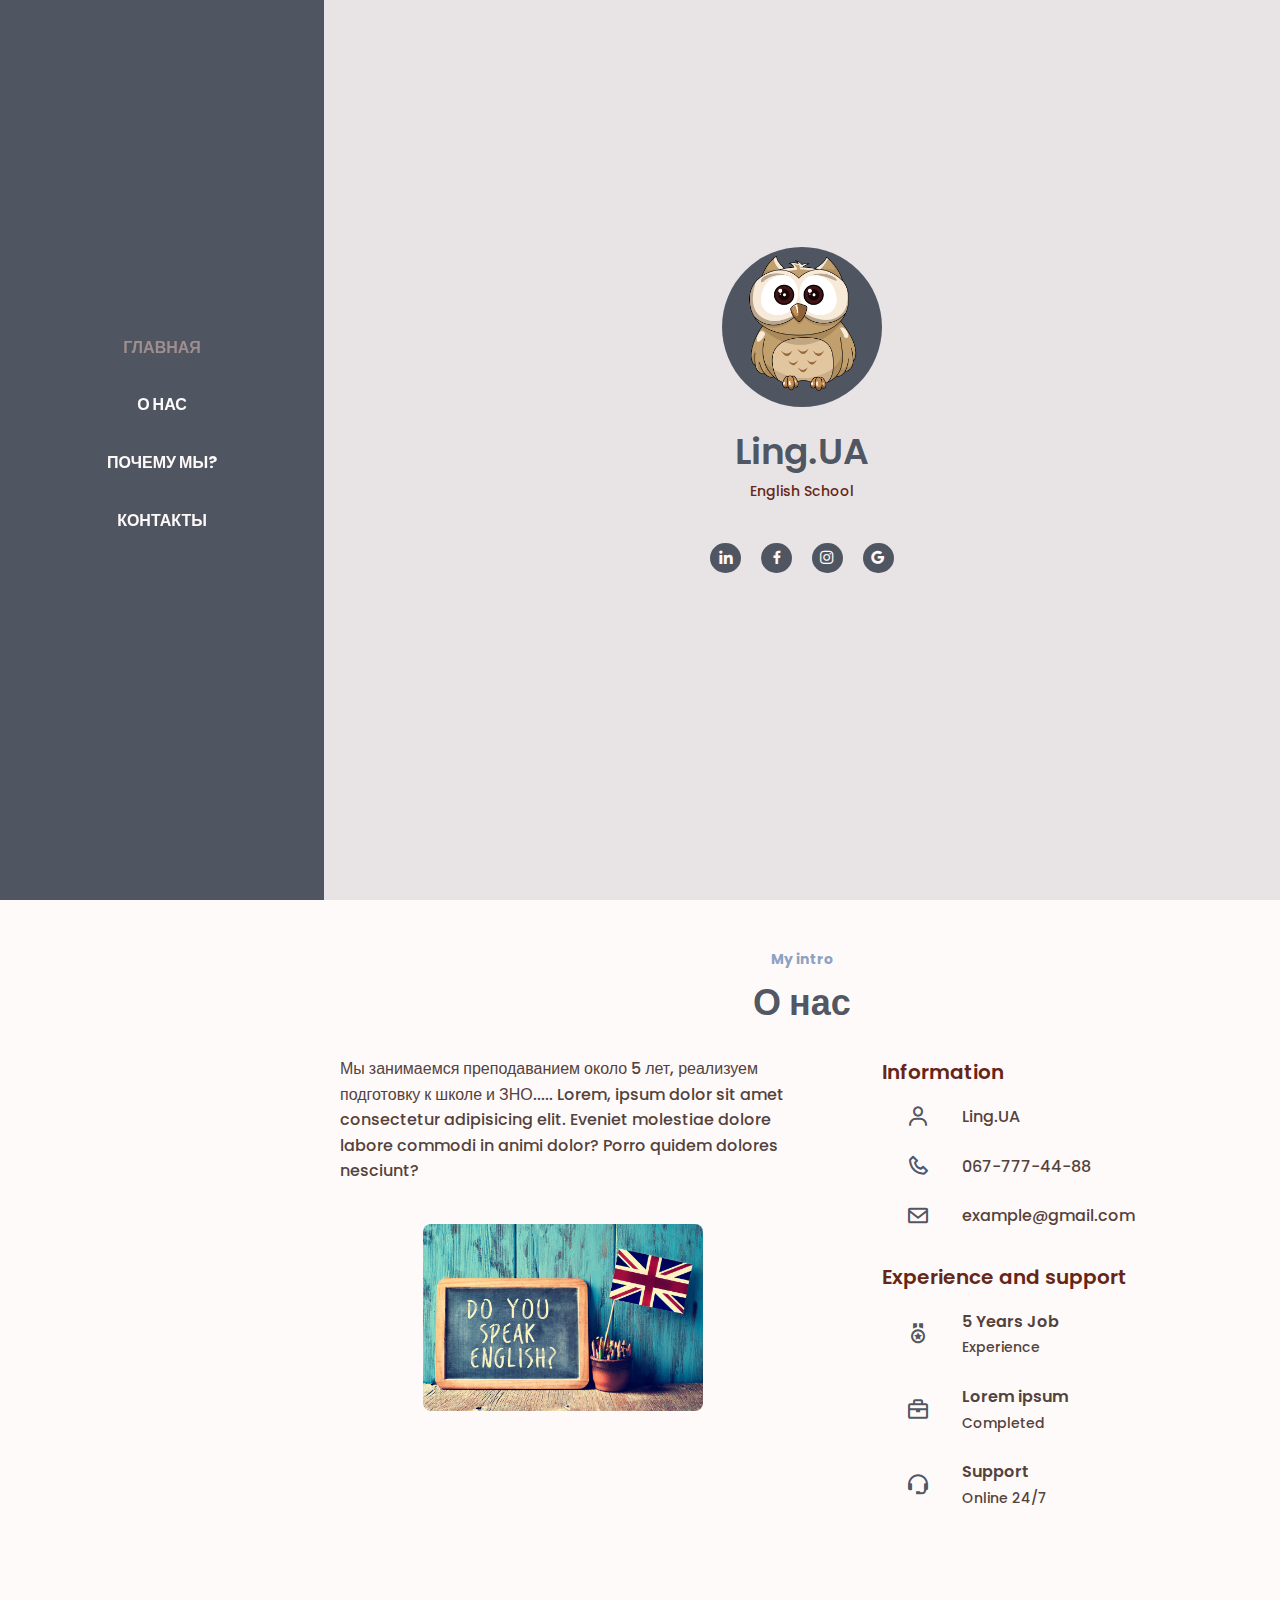
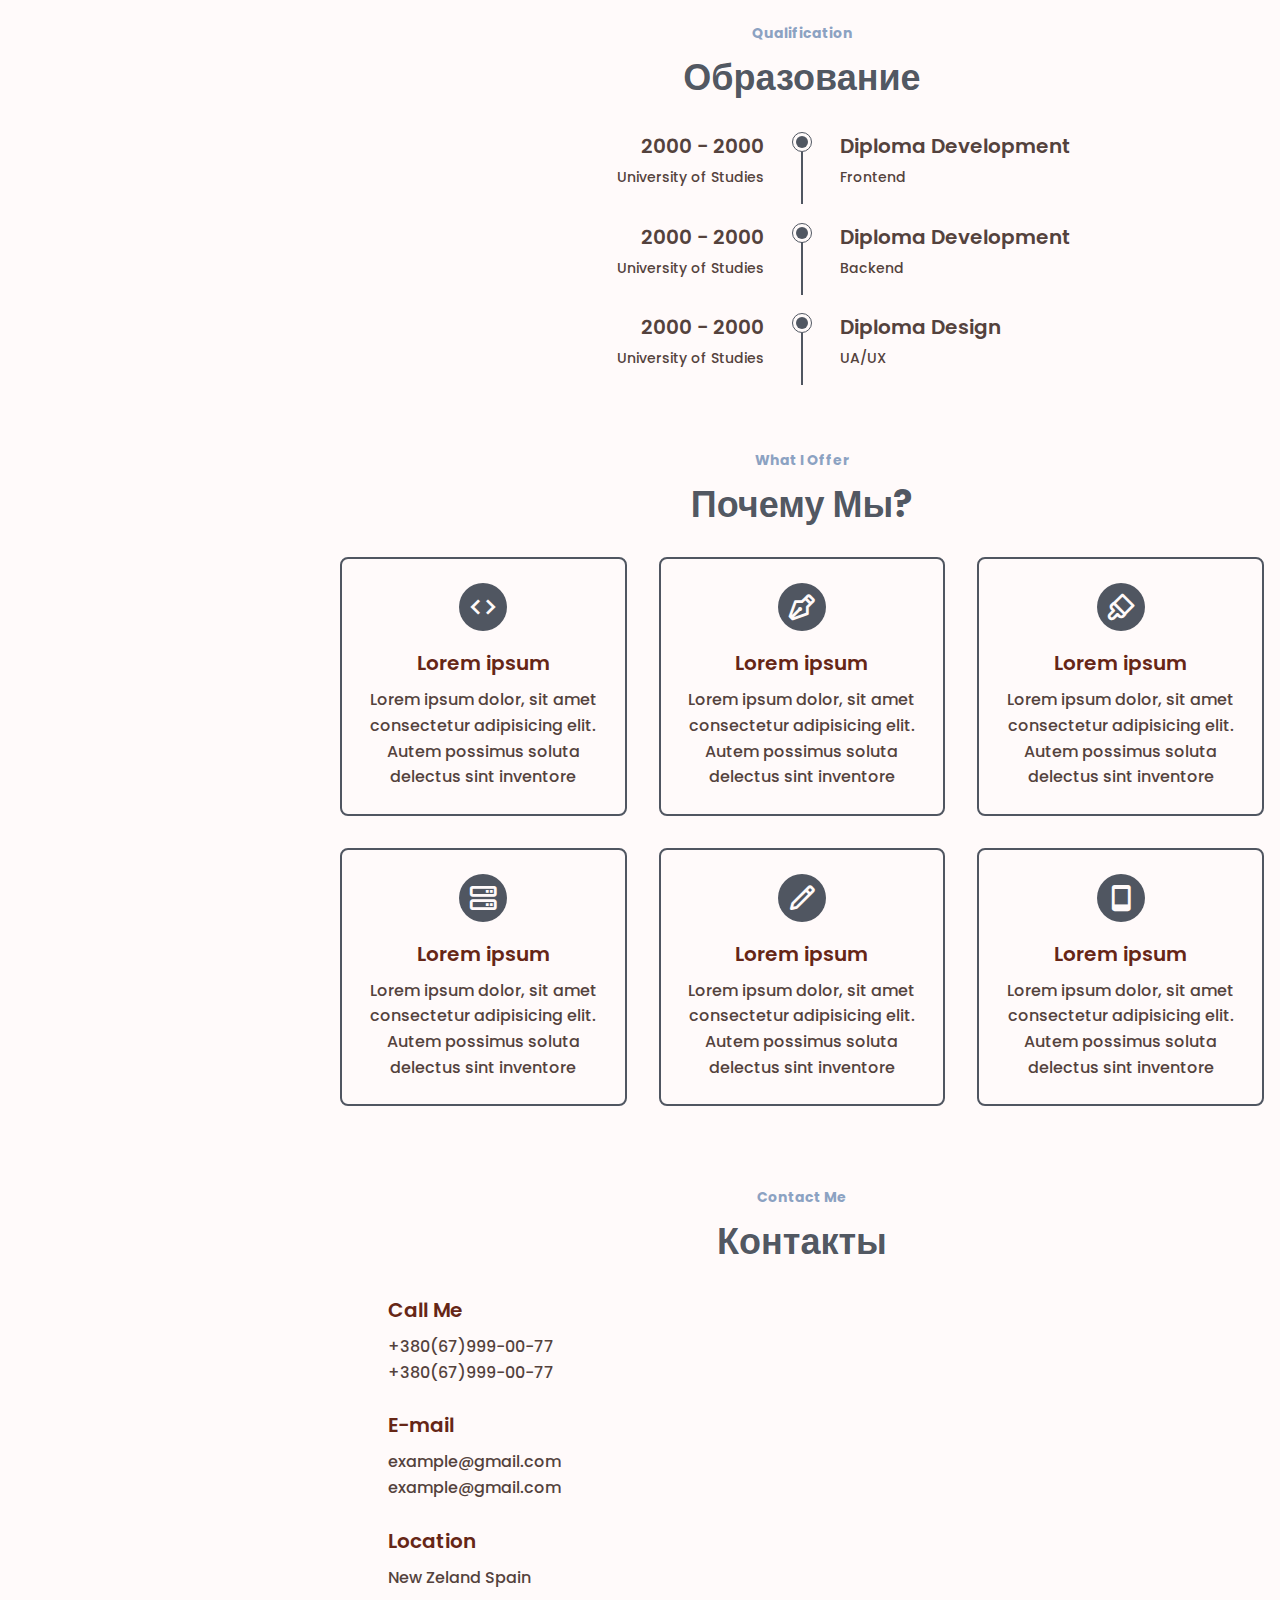
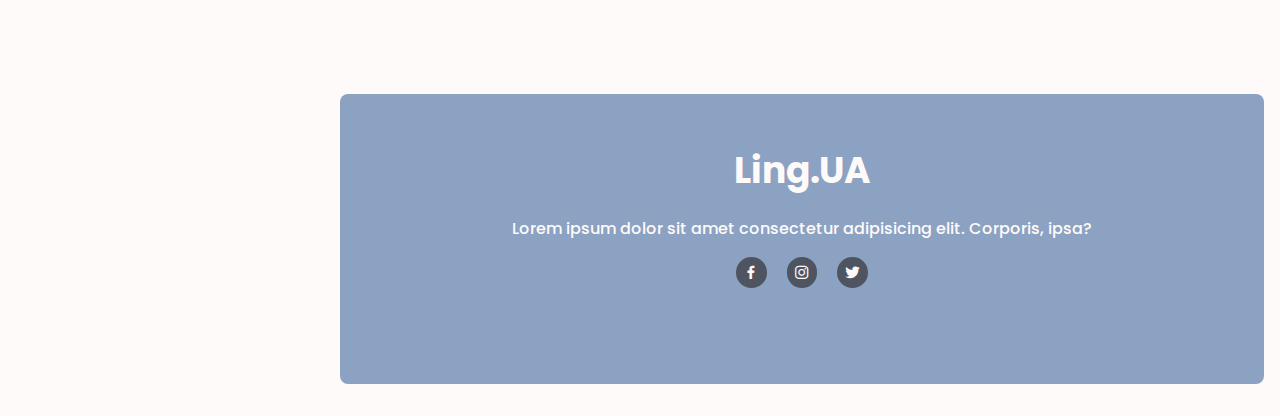
<file: index.html>
<!DOCTYPE html>
<html lang="ru">

<head>
    <meta charset="UTF-8">
    <meta name="viewport" content="width=device-width, initial-scale=1.0">

    <!-- ===== CSS ===== -->
    <link rel="stylesheet" href="assets/css/styles.css">

    <!-- ===== BOX ICONS ===== -->
    <link href='https://unpkg.com/boxicons@2.0.7/css/boxicons.min.css' rel='stylesheet'>

    <title>Ling.UA</title>
</head>

<body>
    <!--===== HEADER =====-->
    <header class="l-header">
        <nav class="nav bd-grid">
            <div class="nav__toggle" id="nav-toggle">
                <i class='bx bx-menu'></i>
            </div>

            <div>
                <a href="#" class="nav__logo">Ling.UA</a>
            </div>

            <div class="nav__menu" id="nav-menu">
                <div class="nav__close" id="nav-close">
                    <i class='bx bx-x'></i>
                </div>

                <ul class="nav__list">
                    <li class="nav__item"><a href="#home" class="nav__link active">Главная</a></li>
                    <li class="nav__item"><a href="#about" class="nav__link">О нас</a></li>
                    <!-- <li class="nav__item"><a href="#skills" class="nav__link">Skills</a></li> -->
                    <li class="nav__item"><a href="#services" class="nav__link">Почему мы?</a></li>
                    <!-- <li class="nav__item"><a href="#works" class="nav__link">Works</a></li> -->
                    <li class="nav__item"><a href="#contact" class="nav__link">Контакты</a></li>
                </ul>
            </div>
        </nav>
    </header>


    <main class="l-main">
        <!--===== HOME =====-->
        <section class="home" id="home">
            <div class="home__container bd-grid">
                <div class="home__data">
                    <div class="home__img">
                        <img src="assets/img/perfil.png" alt="profil">
                    </div>

                    <h1 class="home__title">Ling.UA</h1>
                    <span class="home__profession">English School</span>

                    <div class="home__social">
                        <a href="#" class="home__social-link"><i class='bx bxl-linkedin'></i></a>
                        <a href="#" class="home__social-link"><i class='bx bxl-facebook'></i></a>
                        <a href="#" class="home__social-link"><i class='bx bxl-instagram'></i></a>
                        <a href="#" class="home__social-link"><i class='bx bxl-google'></i></a>
                    </div>

                    <a download="" href="#" class="button home__button">Download</a>
                </div>
            </div>
        </section>

        <!--===== ABOUT =====-->
        <section class="about section" id="about">
            <span class="section-subtitle">My intro</span>
            <h2 class="section-title">О нас</h2>

            <div class="about__container bd-grid">
                <div class="about__data">
                    <p class="about__description">Мы занимаемся преподаванием около 5 лет, реализуем подготовку к школе
                        и ЗНО.....
                        Lorem, ipsum dolor sit amet consectetur adipisicing elit.
                        Eveniet molestiae dolore labore commodi in animi dolor? Porro quidem dolores nesciunt?</p>
                    <img src="./assets/img/about.jpg" alt="about" class="about__img">
                </div>

                <div>
                    <div class="about__information">
                        <h3 class="about__information-title">Information</h3>

                        <div class="about__information-data">
                            <i class='bx bx-user about__information-icon'></i>
                            <span>Ling.UA</span>
                        </div>

                        <div class="about__information-data">
                            <i class='bx bx-phone about__information-icon'></i>
                            <span>067-777-44-88</span>
                        </div>

                        <div class="about__information-data">
                            <i class='bx bx-envelope about__information-icon'></i>
                            <span>example@gmail.com</span>
                        </div>
                    </div>

                    <div class="about__information">
                        <h3 class="about__information-title">Experience and support</h3>

                        <div class="about__information-data">
                            <i class='bx bx-medal about__information-icon'></i>
                            <div>
                                <span class="about__information-subtitle">5 Years Job</span>
                                <span class="about__information-subtitle-small">Experience</span>
                            </div>
                        </div>

                        <div class="about__information-data">
                            <i class='bx bx-briefcase about__information-icon'></i>
                            <div>
                                <span class="about__information-subtitle">Lorem ipsum</span>
                                <span class="about__information-subtitle-small">Completed</span>
                            </div>
                        </div>

                        <div class="about__information-data">
                            <i class='bx bx-support about__information-icon'></i>
                            <div>
                                <span class="about__information-subtitle">Support</span>
                                <span class="about__information-subtitle-small">Online 24/7</span>
                            </div>
                        </div>

                    </div>
                </div>
            </div>
        </section>

        <!--===== SKILLS =====-->
        <!-- <section class="skills section" id="skills">
            <span class="section-subtitle">Why chose Me</span>
            <h2 class="section-title">My experise Area</h2>

            <div class="skills__container bd-grid">
                <div class="skills__content">
                    <h3 class="skills__subtitle">Frontend</h3>

                    <div class="skills__data">
                        <span class="skills__name">Html/css</span>
                        <span class="skills__number">80%</span>
                        <span class="skills__bar skills__html"></span>
                    </div>

                    <div class="skills__data">
                        <span class="skills__name">JavaScrypt</span>
                        <span class="skills__number">90%</span>
                        <span class="skills__bar skills__js"></span>
                    </div>

                    <div class="skills__data">
                        <span class="skills__name">React</span>
                        <span class="skills__number">70%</span>
                        <span class="skills__bar skills__react"></span>
                    </div>

                    <div class="skills__data">
                        <span class="skills__name">Angular</span>
                        <span class="skills__number">60%</span>
                        <span class="skills__bar skills__angular"></span>
                    </div>
                </div>

                <div class="skills__content">
                    <h3 class="skills__subtitle">Backend</h3>

                    <div class="skills__data">
                        <span class="skills__name">php</span>
                        <span class="skills__number">80%</span>
                        <span class="skills__bar skills__php"></span>
                    </div>

                    <div class="skills__data">
                        <span class="skills__name">Node js</span>
                        <span class="skills__number">70%</span>
                        <span class="skills__bar skills__node"></span>
                    </div>

                    <div class="skills__data">
                        <span class="skills__name">Firebase</span>
                        <span class="skills__number">70%</span>
                        <span class="skills__bar skills__firebase"></span>
                    </div>

                    <div class="skills__data">
                        <span class="skills__name">Python</span>
                        <span class="skills__number">60%</span>
                        <span class="skills__bar skills__python"></span>
                    </div>
                </div>
            </div>
        </section> -->

        <!--===== EDUCATION =====-->
        <section class="education section">
            <span class="section-subtitle">Qualification</span>
            <h2 class="section-title">Образование</h2>

            <div class="education__container bd-grid">
                <div class="education__content">
                    <div>
                        <h3 class="education__year">2000 - 2000</h3>
                        <span class="education__university">University of Studies</span>
                    </div>

                    <div class="education__time">
                        <span class="education__rounder"></span>
                        <span class="education__line"></span>
                    </div>

                    <div>
                        <h3 class="education__race">Diploma Development</h3>
                        <span class="education__specialty">Frontend</span>
                    </div>
                </div>

                <div class="education__content">
                    <div>
                        <h3 class="education__year">2000 - 2000</h3>
                        <span class="education__university">University of Studies</span>
                    </div>

                    <div class="education__time">
                        <span class="education__rounder"></span>
                        <span class="education__line"></span>
                    </div>

                    <div>
                        <h3 class="education__race">Diploma Development</h3>
                        <span class="education__specialty">Backend</span>
                    </div>
                </div>

                <div class="education__content">
                    <div>
                        <h3 class="education__year">2000 - 2000</h3>
                        <span class="education__university">University of Studies</span>
                    </div>

                    <div class="education__time">
                        <span class="education__rounder"></span>
                        <span class="education__line"></span>
                    </div>

                    <div>
                        <h3 class="education__race">Diploma Design</h3>
                        <span class="education__specialty">UA/UX</span>
                    </div>
                </div>
            </div>
        </section>


        <!--===== SERVICES =====-->
        <section class="services section" id="services">
            <span class="section-subtitle">What I Offer</span>
            <h2 class="section-title">Почему Мы?</h2>

            <div class="services__container bd-grid">
                <div class="services__content">
                    <i class='bx bx-code services__icon'></i>
                    <h3 class="services__title">Lorem ipsum</h3>
                    <p class="services__description">Lorem ipsum dolor, sit amet consectetur adipisicing elit. Autem
                        possimus soluta delectus sint inventore</p>
                </div>

                <div class="services__content">
                    <i class='bx bx-pen services__icon'></i>
                    <h3 class="services__title">Lorem ipsum</h3>
                    <p class="services__description">Lorem ipsum dolor, sit amet consectetur adipisicing elit. Autem
                        possimus soluta delectus sint inventore</p>
                </div>

                <div class="services__content">
                    <i class='bx bx-brush services__icon'></i>
                    <h3 class="services__title">Lorem ipsum</h3>
                    <p class="services__description">Lorem ipsum dolor, sit amet consectetur adipisicing elit. Autem
                        possimus soluta delectus sint inventore</p>
                </div>

                <div class="services__content">
                    <i class='bx bx-server services__icon'></i>
                    <h3 class="services__title">Lorem ipsum</h3>
                    <p class="services__description">Lorem ipsum dolor, sit amet consectetur adipisicing elit. Autem
                        possimus soluta delectus sint inventore</p>
                </div>

                <div class="services__content">
                    <i class='bx bx-pencil services__icon'></i>
                    <h3 class="services__title">Lorem ipsum</h3>
                    <p class="services__description">Lorem ipsum dolor, sit amet consectetur adipisicing elit. Autem
                        possimus soluta delectus sint inventore</p>
                </div>

                <div class="services__content">
                    <i class='bx bx-mobile services__icon'></i>
                    <h3 class="services__title">Lorem ipsum</h3>
                    <p class="services__description">Lorem ipsum dolor, sit amet consectetur adipisicing elit. Autem
                        possimus soluta delectus sint inventore</p>
                </div>
            </div>
        </section>

        <!--===== PROJECT IN MIND =====-->
        <!-- <section class="project section">
            <div class="project__container bd-grid">
                <div class="project__data">
                    <h2 class="section-title project__title">Do you have a project in mind</h2>
                    <p class="project__description">Lorem ipsum dolor sit amet consectetur adipisicing elit. Atque amet
                        doloribus repellat voluptate iusto unde corporis nesciunt fugit dolores sint itaque quam, culpa
                        sed eveniet fugiat est esse adipisci cum commodi!</p>
                    <a href="#contact" class="button button__light">Contact Me</a>
                </div>

                <img src="/assets/img/projectmind.png" alt="projectMind" class="project__img">
            </div>
        </section> -->

        <!--===== WORKS =====-->
        <!-- <section class="works section" id="works">
            <span class="section-subtitle">My Portfolio</span>
            <h2 class="section-title">Recent Works</h2>

            <div class="works__container bd-grid">
                <div class="works__img">
                    <img src="/assets/img/work1.jpg" alt="work1">

                    <div class="works__data">
                        <a href="#" class="works__link"><i class='bx bx-link-alt'></i></a>
                        <span class="works__title">Work 1</span>
                    </div>
                </div>

                <div class="works__img">
                    <img src="/assets/img/work2.jpg" alt="work1">

                    <div class="works__data">
                        <a href="#" class="works__link"><i class='bx bx-link-alt'></i></a>
                        <span class="works__title">Work 2</span>
                    </div>
                </div>

                <div class="works__img">
                    <img src="/assets/img/work3.jpg" alt="work1">

                    <div class="works__data">
                        <a href="#" class="works__link"><i class='bx bx-link-alt'></i></a>
                        <span class="works__title">Work 3</span>
                    </div>
                </div>

                <div class="works__img">
                    <img src="/assets/img/work4.jpg" alt="work1">

                    <div class="works__data">
                        <a href="#" class="works__link"><i class='bx bx-link-alt'></i></a>
                        <span class="works__title">Work 4</span>
                    </div>
                </div>

                <div class="works__img">
                    <img src="/assets/img/work5.jpg" alt="work1">

                    <div class="works__data">
                        <a href="#" class="works__link"><i class='bx bx-link-alt'></i></a>
                        <span class="works__title">Work 5</span>
                    </div>
                </div>

                <div class="works__img">
                    <img src="/assets/img/work6.jpg" alt="work1">

                    <div class="works__data">
                        <a href="#" class="works__link"><i class='bx bx-link-alt'></i></a>
                        <span class="works__title">Work 6</span>
                    </div>
                </div>
            </div>
        </section> -->

        <!--===== CONTACT =====-->
        <section class="contact section" id="contact">
            <span class="section-subtitle">Contact Me</span>
            <h2 class="section-title">Контакты</h2>

            <div class="contact__container bd-grid">
                <!-- <form action="" class="contact__form">
                    <div class="contact__inputs">
                        <input type="text" placeholder="name" class="contact__input">
                        <input type="mail" placeholder="Email" class="contact__input">
                    </div>

                    <input type="text" placeholder="Project" class="contact__input">

                    <textarea name="" id="" cols="0" rows="10" placeholder="Message" class="contact__input"></textarea>

                    <input type="submit" value="Send Message" class="button contact_button">

                </form> -->

                <div>
                    <div class="contact__info">
                        <h3 class="contact__subtitle">Call Me</h3>
                        <span class="contact__text">+380(67)999-00-77 </span><br>
                        <span class="contact__text">+380(67)999-00-77 </span>
                    </div>

                    <div class="contact__info">
                        <h3 class="contact__subtitle">E-mail</h3>
                        <span class="contact__text">example@gmail.com</span><br>
                        <span class="contact__text">example@gmail.com</span>
                    </div>

                    <div class="contact__info">
                        <h3 class="contact__subtitle">Location</h3>
                        <span class="contact__text">New Zeland</span>
                        <span class="contact__text">Spain</span>
                    </div>
                </div>
            </div>
        </section>

    </main>

    <!--===== FOOTER =====-->
    <footer class="footer section">
        <div class="footer__container bd-grid">
            <h2 class="footer__title">Ling.UA</h2>
            <p class="footer__description">Lorem ipsum dolor sit amet consectetur adipisicing elit. Corporis, ipsa?</p>

            <div class="footer__social">
                <a href="#" class="footer__link"><i class='bx bxl-facebook'></i></a>
                <a href="#" class="footer__link"><i class='bx bxl-instagram'></i></a>
                <a href="#" class="footer__link"><i class='bx bxl-twitter'></i></a>
            </div>

            <!-- <p class="footer__copy">All rights reserved by ... - 2020</p> -->
        </div>
    </footer>

    <!--===== MAIN JS =====-->
    <script src="assets/js/main.js"></script>
</body>

</html>
</file>
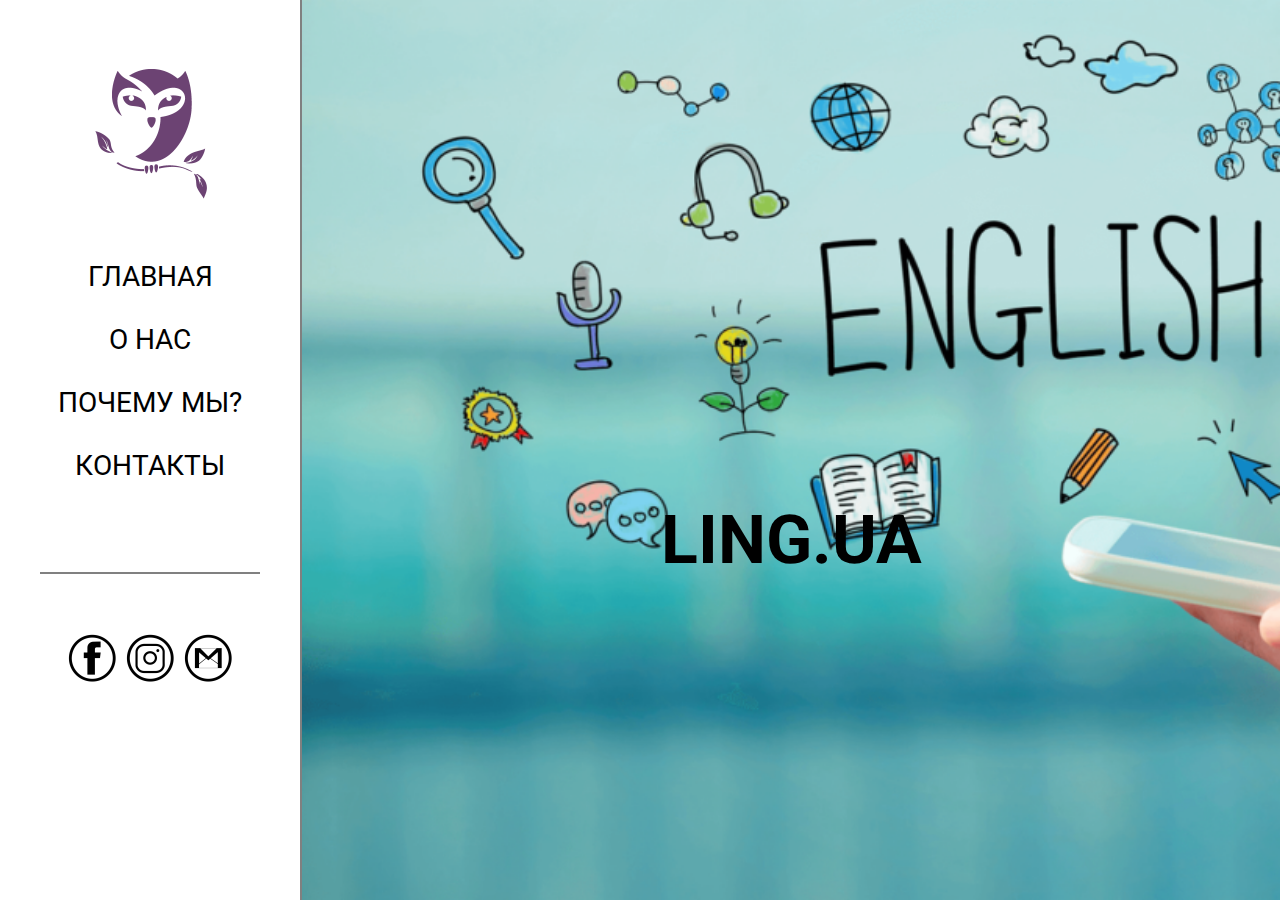
<file: old/index.html>
<!DOCTYPE html>
<html lang="en">

<head>
  <meta charset="UTF-8">
  <meta name="viewport" content="width=device-width, initial-scale=1.0">
  <meta http-equiv="X-UA-Compatible" content="ie=edge">
  <link rel="stylesheet" href="./css/style.css">
  <link href="https://fonts.googleapis.com/css?family=Roboto:300,300i,400,400i,700,700i,900,900i&display=swap"
    rel="stylesheet">
  <title>Ling.ua</title>
</head>

<body>
  <div class="container">
    <div class="sidebar">
      <img class="logo" src="./images/logo1.png" alt="logo">
      <ul class="sidebar-list">
        <li class="sidebar-list__item"><a href="#main">ГЛАВНАЯ</a></li>
        <li class="sidebar-list__item"><a href="#about_us">О НАС</a></li>
        <li class="sidebar-list__item"><a href="#">ПОЧЕМУ МЫ?</a></li>
        <li class="sidebar-list__item"><a href="#contacts">КОНТАКТЫ</a></li>
      </ul>
      <div class="social">
        <ul class="sidebar-social">
          <li class="sidebar-social__item"><a href="#"></a><img src="./images/fb_icon-icons.com_65434.png"
              alt="FaceBoock"></li>
          <li class="sidebar-social__item"><a href="#"></a><img src="./images/instagram_icon-icons.com_65435.png"
              alt="Instagram"></li>
          <li class="sidebar-social__item"><a href="#"></a><img src="./images/gmail_icon-icons.com_65438.png"
              alt="Gmail">
          </li>
        </ul>
      </div>
    </div>
    <div class="content">
      <section id="main" class="bunner">
        <h1>Ling.ua</h1>
      </section>

      <section class="about_us">

        <!-- <div class="picture">
          <img class="picture-size" src="./images/bunner_10razones.jpg" alt="picture">
        </div> -->

        <div id="our-info" class="our-info">
          <h2 id="about_us" class="about-us__title">О НАС</h2>
          <p class="our-info__text">
            Lorem ipsum dolor sit, amet consectetur adipisicing elit. Iusto est repellat expedita reprehenderit, natus
            explicabo quibusdam. Laudantium dolorem aspernatur, optio aliquam eum itaque iusto sit, placeat at
            necessitatibus explicabo molestias!
            Deserunt iste voluptas vero nobis quas, accusantium labore ipsa explicabo sit earum aspernatur veniam, vitae
            cumque, sed delectus excepturi rem? Nisi totam error sunt esse. Eveniet cumque commodi nemo delectus.
            Temporibus, provident maxime cum magnam enim tempore fuga dignissimos illum sit voluptatem et dolores dolore
            accusamus assumenda iure sapiente ipsam vitae? A delectus maiores omnis iusto veritatis id iure porro.
            Nobis dicta non ratione deserunt itaque dolorum voluptates obcaecati enim deleniti, ex impedit ad maxime
            commodi quis, dolorem ipsa excepturi vitae! Ea consequatur ullam fugiat ut est, delectus sit placeat.
          </p>
        </div>

      </section>

      <section id="contacts" class="contacts">
        <h2 class="contacts-title">КОНТАКТЫ</h2>
        <p class="contacts-address">
          Киев Сити, Украина
        </p>
        <p class="phone-number">
          777-888-55-22
        </p>
        <p class="mail">
          V.Guseva2505@gmail.com
        </p>
      </section>
    </div>

  </div>
</body>

</html>
</file>
<file: assets/css/styles.css>
/*===== GOOGLE FONTS =====*/
@import url("https://fonts.googleapis.com/css2?family=Poppins:wght@400;500;600;700&display=swap");
/*===== VARIABLES CSS =====*/
:root {
  --header-height: 3rem;
  --nav-width: 324px;

  /*===== Font weight =====*/
  --font-medium: 500;
  --font-semi-bold: 600;
  --font-bold: 700;

  /*===== Colors =====*/
  /* --first-color: #cc4b2c; */
  /* --first-color: #75a5ad; */
  --first-color: rgba(77, 83, 94, 0.986);
  --first-color-dark: #662616;
  --first-color-darken: #8ca2c2;
  /* --first-color-darken: #290f09; */
  --text-color: #54423d;
  --first-color-light: #eae7e6;
  --first-color-lighten: #fffafa;

  /*===== Font and typography =====*/
  --body-font: "Poppins", sans-serif;
  --h1-font-size: 1.5rem;
  --h2-font-size: 1.25rem;
  --h3-font-size: 1rem;
  --normal-font-size: 0.938rem;
  --small-font-size: 0.813rem;
  --smaller-font-size: 0.75rem;

  /*===== Margenes =====*/
  --mb-1: 0.5rem;
  --mb-2: 1rem;
  --mb-3: 1.5rem;
  --mb-4: 2rem;
  --mb-5: 2.5rem;

  /*===== z index =====*/
  --z-fixed: 100;
}

@media screen and (min-width: 768px) {
  :root {
    --h1-font-size: 2.25rem;
    --h2-font-size: 1.5rem;
    --h3-font-size: 1.25rem;
    --normal-font-size: 1rem;
    --small-font-size: 0.875rem;
    --smaller-font-size: 0.813rem;
  }
}

/*===== BASE =====*/
*,
::before,
::after {
  box-sizing: border-box;
}

html {
  scroll-behavior: smooth;
}

body {
  margin: var(--header-height) 0 0 0;
  font-family: var(--body-font);
  font-size: var(--normal-font-size);
  font-weight: var(--font-medium);
  background-color: var(--first-color-lighten);
  color: var(--text-color);
  line-height: 1.6;
}

h1,
h2,
h3,
p {
  margin: 0;
}

h3 {
  font-weight: var(--font-semi-bold);
}

ul {
  margin: 0;
  padding: 0;
  list-style: none;
}

a {
  text-decoration: none;
  color: var(--text-color);
}

img {
  max-width: 100%;
  height: auto;
  display: block;
}

/*===== CLASS CSS ===== */
.section {
  padding: 4rem 0 2rem;
}

.section-title {
  font-size: var(--h1-font-size);
  color: var(--first-color);
  margin-bottom: var(--mb-3);
  text-align: center;
}

.section-subtitle {
  display: block;
  font-size: var(--small-font-size);
  color: var(--first-color-darken);
  text-align: center;
  font-weight: var(--font-bold);
  margin-bottom: 0.25rem;
}

/*===== LAYOUT =====*/
.bd-grid {
  max-width: 1024px;
  display: grid;
  grid-template-columns: 100%;
  column-gap: 2rem;
  width: calc(100% - 2rem);
  margin-left: var(--mb-2);
  margin-right: var(--mb-2);
}

.l-header {
  width: 100%;
  position: fixed;
  top: 0;
  left: 0;
  z-index: var(--z-fixed);
  background-color: var(--first-color-lighten);
  box-shadow: 0 2px 4px rgba(0, 0, 0, 0.1);
}

/*===== NAV =====*/
.nav {
  height: var(--header-height);
  display: flex;
  justify-content: space-between;
  align-items: center;
}

.nav__menu {
  position: fixed;
  top: 0;
  left: -100%;
  width: 90%;
  height: 100vh;
  padding: 3rem;
  display: flex;
  align-items: center;
  background-color: var(--first-color);
  transition: 0.5s;
}

.nav__close {
  position: absolute;
  top: 1rem;
  right: 1rem;
  font-size: 2rem;
  color: var(--first-color-dark);
  cursor: pointer;
}

.nav__list {
  text-align: center;
  margin: 0 auto;
}

.nav__item {
  margin-bottom: var(--mb-4);
}

.nav__link {
  font-size: 1rem;
  text-transform: uppercase;
  color: var(--first-color-lighten);
  font-weight: var(--font-bold);
  transition: 2s;
}

.nav__link:hover {
  /* color: var(--text-color); */
  color: rgb(160, 141, 141);
}

nav__toggle {
  color: var(--first-color-dark);
  font-size: 1.3rem;
  cursor: pointer;
}

/*=== Show menu ===*/
.show {
  left: 0;
}

/*Active menu*/
.active {
  /* color: var(--text-color); */
  color: rgb(160, 141, 141);
}

/*===== HOME =====*/
.home {
  background-color: rgba(77, 83, 94, 0.13);
  /* background-image: url(/assets/img/12.jpg); */
  background-repeat: no-repeat;
  background-size: cover;
}

.home__container {
  height: calc(100vh - var(--header-height));
  align-items: center;
}

.home__data {
  display: flex;
  flex-direction: column;
  align-items: center;
  height: max-content;
  text-align: center;
}

.home__img {
  /* padding-top: 1.3rem; */
  /* padding-left: 0.8rem; */
  width: 160px;
  height: 160px;
  background-color: var(--first-color);
  border-radius: 50%;
  overflow: hidden;
  margin-bottom: var(--mb-2);
  object-fit: cover;
  object-position: center;
}

.home__img img {
  /* width: 155px; */
}

.home__title {
  font-size: var(--h1-font-size);
  color: var(--first-color);
  font-weight: var(--font-semi-bold);
}

.home__profession {
  font-size: var(--small-font-size);
  color: var(--first-color-dark);
  margin-bottom: var(--mb-5);
}

.home__social {
  margin-bottom: 5rem;
}

.home__social-link {
  display: inline-flex;
  background-color: var(--first-color);
  color: var(--first-color-lighten);
  font-size: 1.1rem;
  border-radius: 50%;
  padding: 0.4rem;
  margin: 0 var(--mb-1);
  transition: 3s;
}

.home__social-link:hover {
  background-color: var(--first-color-dark);
}

.home__button {
  width: 100%;
}

/*BUTTONS*/
.button {
  /* display: inline-block; */
  display: none;
  background-color: var(--first-color);
  color: var(--first-color-lighten);
  padding: 1rem 2rem;
  font-weight: var(--font-semi-bold);
  border-radius: 0.5rem;
  transition: 0.3s;
}

.button:hover {
  background-color: var(--first-color-dark);
}

.button__light {
  background-color: var(--first-color-lighten);
  color: var(--first-color);
}

.button__light:hover {
  color: var(--first-color-lighten);
}

/* ===== ABOUT =====*/
.about__container {
  row-gap: 2rem;
}

.about__data {
  text-align: center;
}

.about__description {
  margin-bottom: var(--mb-4);
}

.about__img {
  width: 220px;
  border-radius: 0.5rem;
  margin: 0 auto;
}

.about__information {
  margin-bottom: var(--mb-4);
}

.about__information-title {
  font-size: var(--h3-font-size);
  color: var(--first-color-dark);
  margin-bottom: var(--mb-2);
}

.about__information-data {
  display: flex;
  align-items: center;
  padding-left: 1.5rem;
  margin-bottom: var(--mb-3);
}

.about__information-icon {
  font-size: 1.5rem;
  color: var(--first-color);
  margin-right: var(--mb-4);
}

.about__information-subtitle {
  display: block;
  font-weight: var(--font-semi-bold);
}

.about__information-subtitle-small {
  font-size: var(--small-font-size);
}

/* ===== SKILLS =====*/
.skills__container {
  row-gap: 2rem;
}

.skills__subtitle {
  font-size: var(--h3-font-size);
  color: var(--first-color-dark);
  margin-bottom: var(--mb-2);
}

.skills__data {
  position: relative;
  display: flex;
  justify-content: space-between;
  margin: 0 var(--mb-2);
  margin-bottom: var(--mb-4);
}

.skills__name {
  text-transform: uppercase;
}

.skills__bar {
  position: absolute;
  bottom: -0.75rem;
  height: 0.25rem;
  background-color: var(--first-color);
}

.skills__html {
  width: 80%;
}

.skills__js {
  width: 70%;
}

.skills__react {
  width: 60%;
}

.skills__angular {
  width: 60%;
}

.skills__php {
  width: 80%;
}

.skills__node {
  width: 70%;
}

.skills__firebase {
  width: 90%;
}

.skills__python {
  width: 50%;
}

/* ===== EDUCATION =====*/
.education__container {
  row-gap: 2rem;
}

.education__content {
  display: grid;
  grid-template-columns: 1fr max-content 1fr;
}

.education__year,
.education__race {
  font-size: var(--h3-font-size);
  margin-bottom: 0.25rem;
}

.education__university,
.education__specialty {
  display: block;
  font-size: var(--small-font-size);
}

.education__year,
.education__university {
  text-align: right;
}

.education__time {
  padding: 0 1rem;
  justify-self: center;
}

.education__rounder {
  position: relative;
  display: inline-block;
  width: 12px;
  height: 12px;
  background-color: var(--first-color);
  border-radius: 50%;
}

.education__rounder::before {
  content: "";
  position: absolute;
  transform: translate(-4px, -4px);
  width: 20px;
  height: 20px;
  border: 1px solid var(--first-color);
  border-radius: 50%;
}

.education__line {
  display: block;
  height: 90%;
  width: 2px;
  background-color: var(--first-color);
  transform: translate(5px, -4px);
}

/* ===== SERVICES =====*/
.services {
  padding-bottom: 40px;
}

.services__container {
  row-gap: 2rem;
}

.services__content {
  padding: 1.5rem 0.5rem;
  border: 2px solid var(--first-color);
  border-radius: 0.5rem;
  text-align: center;
}

.services__icon {
  font-size: 2rem;
  padding: 0.5rem;
  background-color: var(--first-color);
  color: var(--first-color-lighten);
  border-radius: 50%;
  margin-bottom: var(--mb-2);
}

.services__title {
  font-size: 1.25rem;
  color: var(--first-color-dark);
  margin-bottom: var(--mb-1);
}

.services__content,
.services__icon,
.services__description,
.services__title {
  transition: 0.5s;
}

.services__content:hover {
  background-color: var(--first-color);
}

.services__content:hover .services__icon {
  background-color: var(--first-color-lighten);
  color: var(--first-color);
}

.services__content:hover .services__title {
  color: var(--first-color-lighten);
}

.services__content:hover .services__description {
  color: var(--first-color-lighten);
}

/* ===== PROJECT IN MIND  =====*/
.project {
  background-color: var(--first-color);
  padding-bottom: 0;
}

.project__container {
  row-gap: 2rem;
}

.project__data {
  text-align: center;
}

.project__title,
.project__description {
  color: var(--first-color-lighten);
}

.project__description {
  margin-bottom: var(--mb-4);
}

.project__img {
  width: 220px;
  justify-self: center;
}

/* ===== WORKS =====*/
.works__container {
  justify-items: center;
  row-gap: 2rem;
}

.works__img {
  position: relative;
  overflow: hidden;
  border-radius: 0.5rem;
}

.works__data {
  position: absolute;
  bottom: -100%;
  width: 100%;
  height: 100%;
  display: flex;
  flex-direction: column;
  justify-content: center;
  align-items: center;
  background: rgba(204, 75, 44, 0.7);
  border-radius: 0.5rem;
  transition: 0.3s;
}

.works__link {
  display: inline-flex;
  font-size: 1.5rem;
  background-color: var(--first-color-lighten);
  color: var(--first-color);
  padding: 0.25rem;
  border-radius: 0.25rem;
  margin-bottom: var(--mb-2);
}

.works__title {
  font-size: var(--h2-font-size);
  color: var(--first-color-lighten);
}

.works__img:hover .works__data {
  bottom: 0;
}

/* ===== CONTACT =====*/
.contact__container {
  row-gap: 3rem;
}

.contact__input {
  width: 100%;
  padding: 1rem;
  outline: none;
  border: none;
  background-color: var(--first-color-light);
  font-size: var(--normal-font-size);
  margin-bottom: var(--mb-2);
  border-radius: 0.5rem;
}

.contact ::placeholder {
  color: var(--first-color-dark);
  font-family: var(--body-font);
  font-weight: var(--font-medium);
}

.contact__button {
  outline: none;
  border: none;
  font-family: var(--body-font);
  font-size: var(--normal-font-size);
  cursor: pointer;
}

.contact__info {
  margin-bottom: var(--mb-3);
}

.contact__subtitle {
  font-size: var(--h3-font-size);
  color: var(--first-color-dark);
  margin-bottom: var(--mb-1);
}

.contact_text {
  display: block;
  padding-left: 1rem;
}

/* ===== FOOTER =====*/
.footer {
  background-color: var(--first-color-darken);
  color: var(--first-color-lighten);
  text-align: center;
}

.footer__title {
  font-size: var(--h1-font-size);
  margin-bottom: var(--mb-2);
}

.footer__description {
  margin-bottom: var(--mb-2);
}

.footer__social {
  margin-bottom: 3rem;
}

.footer__link {
  display: inline-flex;
  background-color: var(--first-color);
  color: var(--first-color-lighten);
  font-size: 1.1rem;
  border-radius: 50%;
  padding: 0.4rem;
  margin: 0 var(--mb-1);
  transition: 0.3s;
}

.footer__link:hover {
  background-color: var(--first-color-lighten);
  color: var(--first-color);
}

.footer__copy {
  font-size: var(--smaller-font-size);
  color: var(--text-color);
}

/* ===== MEDIA QUERIES=====*/
@media screen and (min-width: 768px) {
  .home__button {
    width: initial;
  }

  .nav__menu {
    width: var(--nav-width);
  }

  .about__container,
  .skills__container,
  .services__container,
  .works__container,
  .contact__container,
  .contact__inputs {
    grid-template-columns: repeat(2, 1fr);
  }

  .about__data {
    text-align: inherit;
  }

  .about__description {
    margin-bottom: var(--mb-5);
  }

  .about__img {
    width: 280px;
  }

  .about__information {
    padding-left: 4rem;
  }

  .education__time {
    padding: 0 2rem;
  }

  .project {
    background: none;
  }

  .project__container {
    background-color: var(--first-color);
    grid-template-columns: 2fr 1.2fr;
    padding: 0 2rem;
    border-radius: 0.5rem;
  }

  .project__data {
    padding: 3rem 0;
  }

  .project__title,
  .project__data {
    text-align: initial;
  }

  .project__img {
    width: 230px;
    align-self: flex-end;
  }

  .contact__inputs {
    display: grid;
    column-gap: 1.5rem;
  }

  .contact__info {
    padding-left: 3rem;
  }

  .footer {
    background: none;
  }

  .footer__container {
    background-color: var(--first-color-darken);
    padding: 3rem 0;
    border-radius: 0.5rem;
  }
}

@media screen and (min-width: 1024px) {
  body {
    margin: 0;
    padding-left: var(--nav-width);
  }

  .l-header {
    width: 0;
  }

  .nav__toggle,
  .nav__logo,
  .nav__close {
    display: none;
  }

  .nav__menu {
    left: 0;
  }

  .home__container {
    height: 100vh;
  }

  .section {
    padding: 3rem 0 2rem;
  }

  .bd-grid {
    margin-left: auto;
    margin-right: auto;
  }

  .services__container,
  .works__container {
    grid-template-columns: repeat(3, 1fr);
  }
}
</file>
<file: old/css/style.css>
* {
  margin: 0;
  padding: 0;
}

html {
  box-sizing: border-box;
}

body {
  font-family: "Roboto", sans-serif;
  overflow-x: hidden;
}

.container {
  display: flex;
  flex-direction: column;
}

.sidebar {
  flex-shrink: 0;
  /* background-color: rgb(70, 177, 171); */
}

.logo {
  width: 100%;
  padding-bottom: 10px;
}

.sidebar-list {
  font-size: 28px;
  list-style: none;
  text-align: center;
  display: contents;
}

.sidebar-list::after {
  display: block;
  content: "";
  width: 220px;
  height: 2px;
  margin: 60px auto;
  background-color: grey;
}

.sidebar-list__item {
  padding-bottom: 30px;
}

.sidebar-list__item a {
  text-decoration: none;
  border: 2px solid transparent;
  border-radius: 30px;
  padding: 14px;
  color: black;
}

.sidebar-list__item a:hover,
.sidebar-list__item a:focus {
  border: 2px solid grey;
  transition: 0.7s linear;
}

.sidebar-social {
  list-style: none;
  display: flex;
  justify-content: center;
  margin-bottom: 40px;
}

.sidebar-social__item {
  margin-right: 10px;
  cursor: pointer;
}

/* .sidebar-social__item:hover {
     background-color: red;
   } */

.sidebar-social__item:last-child {
  margin-right: 0;
}

.content {
  /* display: flex; */
  width: 100%;
  margin: 0 auto;
}

.bunner {
  background-image: url(../images/bunner_learn-english-writing-grammar-online-1024x576.png);
  background-repeat: no-repeat;
  background-size: contain;
  width: 100%;
  height: 100vh;
  background-color: grey;
}

.about_us {
  display: flex;
}

.picture {
  width: 150px;
}

.picture-size {
  width: 400px;
  margin-left: 20%;
}
.our-info {
  width: 50%;
}

.about-us__title,
.contacts-title {
  /* margin: 0 auto; */
  display: flex;
  justify-content: center;
  font-size: 45px;
  margin-top: 50px;
  margin-bottom: 50px;
}
.our-info__text {
  font-size: 22px;
  line-height: 1.5;
  text-align: center;
}

.contacts-address,
.phone-number,
.mail {
  font-size: 30px;
  font-weight: bold;
  text-align: center;
  margin-top: 20px;
  color: #331c1c;
}

.contacts {
  padding-bottom: 80px;
  background-color: rgb(231, 222, 222);
}

@media (min-width: 320px) {
  .logo {
    width: 70%;
    display: flex;
    margin: auto;
  }

  h1 {
    margin-top: 70px;
    margin-left: 10px;
    font-size: 40px;
    text-transform: uppercase;
    text-align: center;
  }

  .contacts-address,
  .phone-number,
  .mail {
    font-size: 16px;
    font-weight: bold;
    text-align: center;
    margin-top: 20px;
    color: #331c1c;
  }

  .our-info__text {
    font-size: 16px;
    line-height: 1.2;
  }

  .our-info {
    margin: 0 auto;
    width: 80%;
  }
}

@media (min-width: 768px) {
  .container {
    width: 100vw;
    height: 100vh;
    overflow: hidden;
    flex-direction: row;
  }

  .sidebar {
    width: 300px;
    border-right: 2px solid gray;
  }

  .content {
    overflow: auto;
  }

  .logo {
    width: 100%;
  }

  .bunner {
    background-size: cover;
  }

  h1 {
    padding-top: 500px;
    /* margin-left: 40px; */
    margin: 0 auto;
    text-align: center;
    font-size: 68px;
    font-weight: bold;
    color: black;
  }

  .bunner-btn {
    margin: 570px auto 0;
    padding: 20px 40px;
  }
}
</file>
